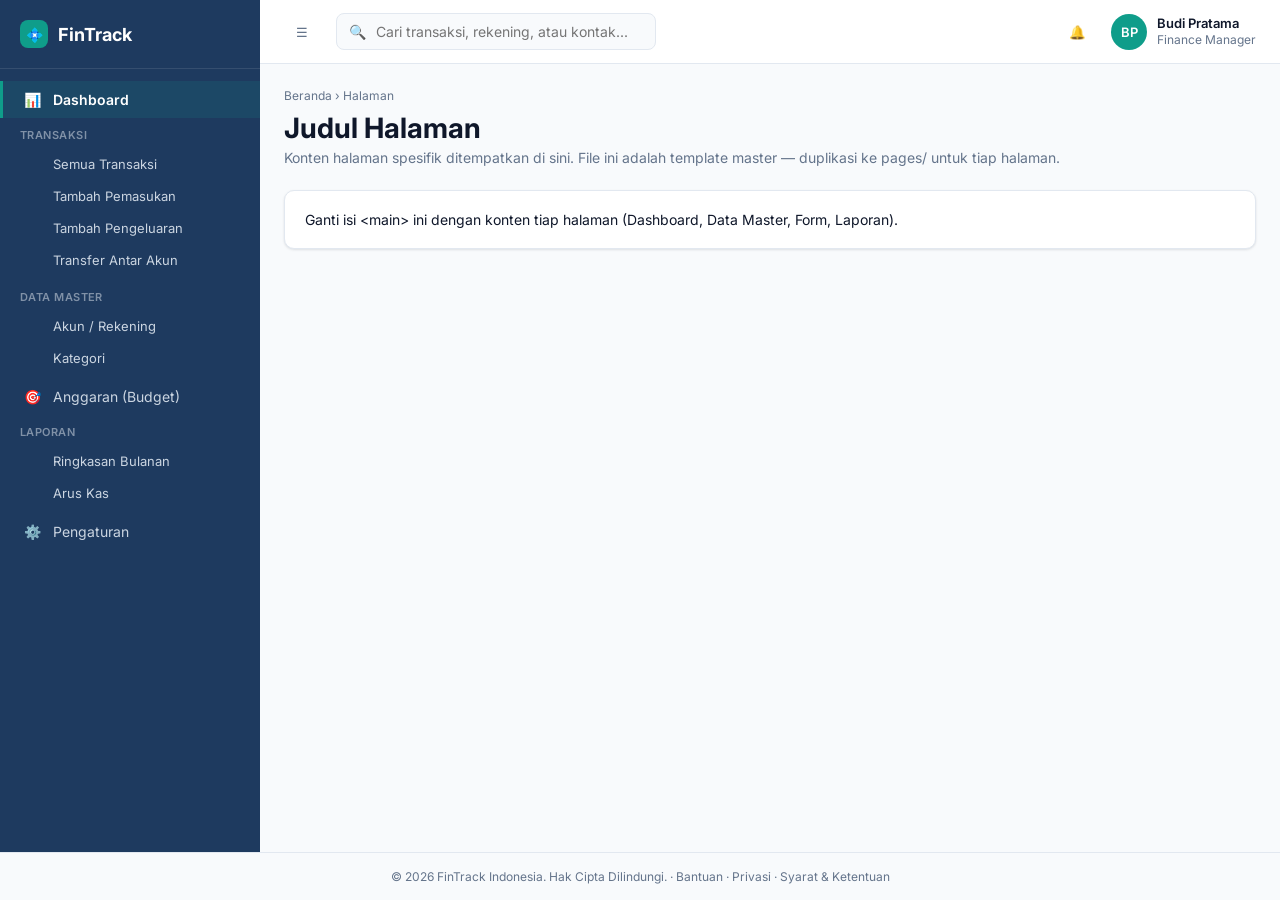
<file: layout.html>
<!DOCTYPE html>
<html lang="id">
<head>
  <meta charset="UTF-8">
  <meta name="viewport" content="width=device-width, initial-scale=1.0">
  <title>FinTrack — Admin Panel Dashboard Keuangan</title>
  <link rel="preconnect" href="https://fonts.googleapis.com">
  <link href="https://fonts.googleapis.com/css2?family=Inter:wght@400;600;700&display=swap" rel="stylesheet">
  <link rel="stylesheet" href="assets/css/styles.css">
</head>
<body>

  <div class="app-shell" id="appShell">

    <!-- ============ SIDEBAR ============ -->
    <aside class="sidebar" id="sidebar">
      <div class="sidebar-brand">
        <span class="logo-dot">💠</span>
        <span>FinTrack</span>
      </div>

      <nav>
        <div class="nav-item active">
          <span class="icon">📊</span><span>Dashboard</span>
        </div>

        <div class="nav-group">
          <div class="nav-group-label">TRANSAKSI</div>
          <div class="nav-sub">
            <div class="nav-item"><span>Semua Transaksi</span></div>
            <div class="nav-item"><span>Tambah Pemasukan</span></div>
            <div class="nav-item"><span>Tambah Pengeluaran</span></div>
            <div class="nav-item"><span>Transfer Antar Akun</span></div>
          </div>
        </div>

        <div class="nav-group">
          <div class="nav-group-label">DATA MASTER</div>
          <div class="nav-sub">
            <div class="nav-item"><span>Akun / Rekening</span></div>
            <div class="nav-item"><span>Kategori</span></div>
          </div>
        </div>

        <div class="nav-item">
          <span class="icon">🎯</span><span>Anggaran (Budget)</span>
        </div>

        <div class="nav-group">
          <div class="nav-group-label">LAPORAN</div>
          <div class="nav-sub">
            <div class="nav-item"><span>Ringkasan Bulanan</span></div>
            <div class="nav-item"><span>Arus Kas</span></div>
          </div>
        </div>

        <div class="nav-item">
          <span class="icon">⚙️</span><span>Pengaturan</span>
        </div>
      </nav>
    </aside>

    <!-- ============ HEADER ============ -->
    <header class="header">
      <div class="header-left">
        <button class="btn-icon" id="sidebarToggle" aria-label="Toggle sidebar">☰</button>
        <div class="search-box">
          <span>🔍</span>
          <input type="text" placeholder="Cari transaksi, rekening, atau kontak...">
        </div>
      </div>
      <div class="header-right">
        <button class="btn-icon" aria-label="Notifikasi">🔔</button>
        <div class="user-chip">
          <div class="avatar">BP</div>
          <div class="user-chip-info">
            <div class="user-chip-name">Budi Pratama</div>
            <div class="user-chip-role">Finance Manager</div>
          </div>
        </div>
      </div>
    </header>

    <!-- ============ MAIN CONTENT ============ -->
    <main class="main">
      <div class="breadcrumb"><a href="#">Beranda</a> &rsaquo; Halaman</div>
      <h1 class="page-title">Judul Halaman</h1>
      <p class="page-subtitle">Konten halaman spesifik ditempatkan di sini. File ini adalah template master — duplikasi ke pages/ untuk tiap halaman.</p>

      <div class="card">
        <p>Ganti isi &lt;main&gt; ini dengan konten tiap halaman (Dashboard, Data Master, Form, Laporan).</p>
      </div>
    </main>

    <!-- ============ FOOTER ============ -->
    <footer class="footer">
      &copy; 2026 FinTrack Indonesia. Hak Cipta Dilindungi. &middot; Bantuan &middot; Privasi &middot; Syarat &amp; Ketentuan
    </footer>

  </div>

  <script src="assets/js/main.js"></script>
</body>
</html>
</file>
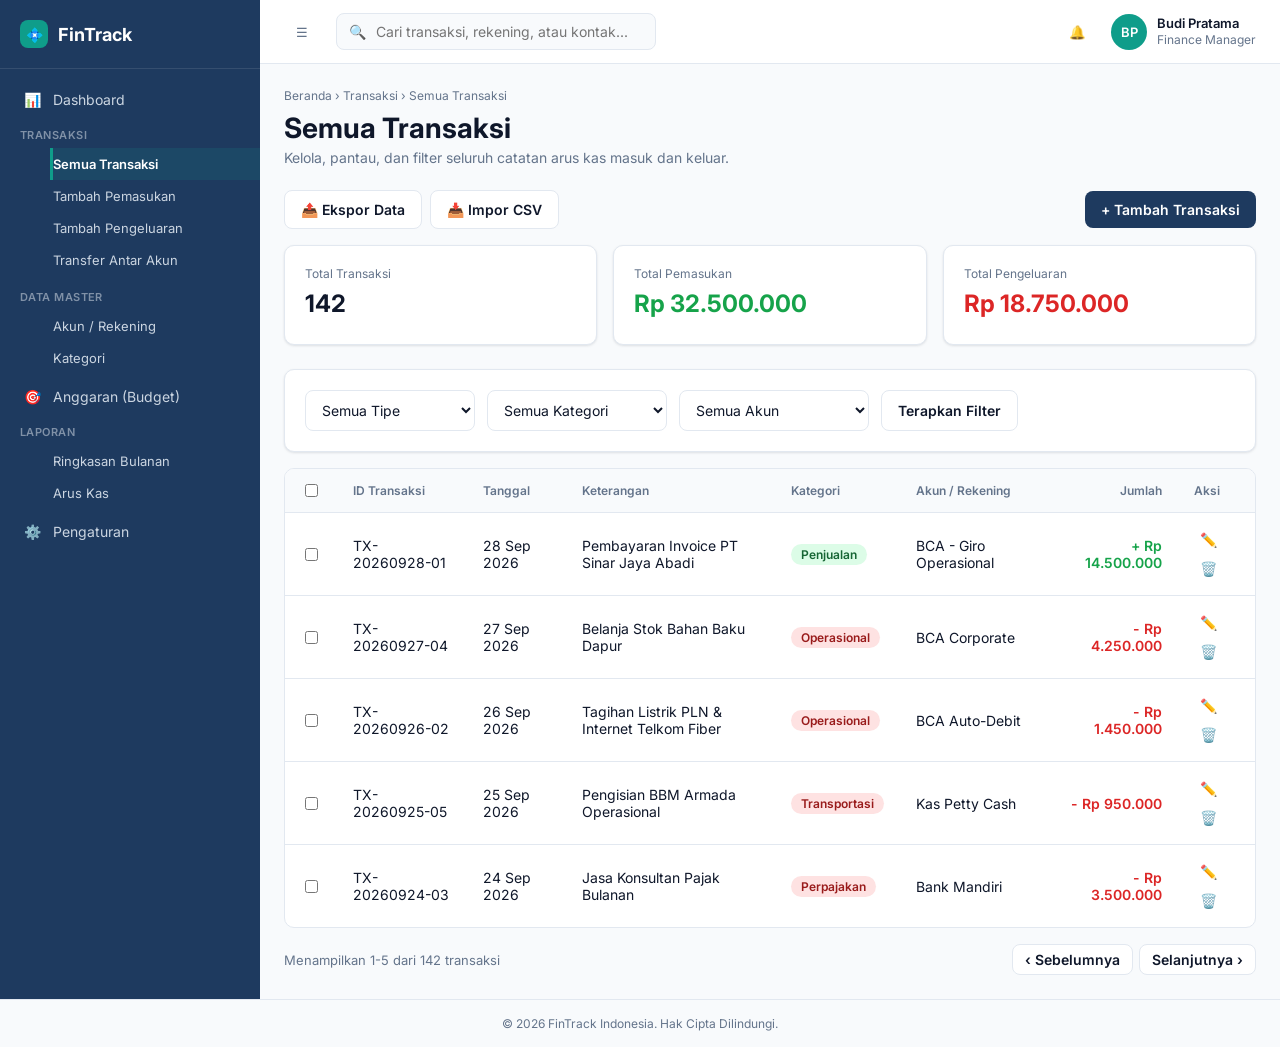
<file: pages/data-master.html>
<!DOCTYPE html>
<html lang="id">
<head>
  <meta charset="UTF-8">
  <meta name="viewport" content="width=device-width, initial-scale=1.0">
  <title>Semua Transaksi — FinTrack</title>
  <link rel="preconnect" href="https://fonts.googleapis.com">
  <link href="https://fonts.googleapis.com/css2?family=Inter:wght@400;600;700&display=swap" rel="stylesheet">
  <link rel="stylesheet" href="../assets/css/styles.css">
</head>
<body>

  <div class="app-shell" id="appShell">

    <aside class="sidebar" id="sidebar">
      <div class="sidebar-brand"><span class="logo-dot">💠</span><span>FinTrack</span></div>
      <nav>
        <div class="nav-item" data-page="dashboard.html"><span class="icon">📊</span><span>Dashboard</span></div>
        <div class="nav-group">
          <div class="nav-group-label">TRANSAKSI</div>
          <div class="nav-sub">
            <div class="nav-item active" data-page="data-master.html"><span>Semua Transaksi</span></div>
            <div class="nav-item" data-page="form.html"><span>Tambah Pemasukan</span></div>
            <div class="nav-item" data-page="form.html"><span>Tambah Pengeluaran</span></div>
            <div class="nav-item"><span>Transfer Antar Akun</span></div>
          </div>
        </div>
        <div class="nav-group">
          <div class="nav-group-label">DATA MASTER</div>
          <div class="nav-sub">
            <div class="nav-item"><span>Akun / Rekening</span></div>
            <div class="nav-item"><span>Kategori</span></div>
          </div>
        </div>
        <div class="nav-item"><span class="icon">🎯</span><span>Anggaran (Budget)</span></div>
        <div class="nav-group">
          <div class="nav-group-label">LAPORAN</div>
          <div class="nav-sub">
            <div class="nav-item" data-page="laporan.html"><span>Ringkasan Bulanan</span></div>
            <div class="nav-item"><span>Arus Kas</span></div>
          </div>
        </div>
        <div class="nav-item"><span class="icon">⚙️</span><span>Pengaturan</span></div>
      </nav>
    </aside>

    <header class="header">
      <div class="header-left">
        <button class="btn-icon" id="sidebarToggle" aria-label="Toggle sidebar">☰</button>
        <div class="search-box"><span>🔍</span><input type="text" id="searchInput" placeholder="Cari transaksi, rekening, atau kontak..."></div>
      </div>
      <div class="header-right">
        <button class="btn-icon" aria-label="Notifikasi">🔔</button>
        <div class="user-chip">
          <div class="avatar">BP</div>
          <div class="user-chip-info"><div class="user-chip-name">Budi Pratama</div><div class="user-chip-role">Finance Manager</div></div>
        </div>
      </div>
    </header>

    <main class="main">
      <div class="breadcrumb"><a href="dashboard.html">Beranda</a> &rsaquo; Transaksi &rsaquo; Semua Transaksi</div>
      <h1 class="page-title">Semua Transaksi</h1>
      <p class="page-subtitle">Kelola, pantau, dan filter seluruh catatan arus kas masuk dan keluar.</p>

      <div class="toolbar">
        <div class="toolbar-actions">
          <button class="btn btn-secondary">📤 Ekspor Data</button>
          <button class="btn btn-secondary">📥 Impor CSV</button>
        </div>
        <a href="form.html" class="btn btn-primary">+ Tambah Transaksi</a>
      </div>

      <div class="kpi-grid" style="grid-template-columns: repeat(3, 1fr);">
        <div class="card kpi-card"><div class="kpi-label">Total Transaksi</div><div class="kpi-value">142</div></div>
        <div class="card kpi-card"><div class="kpi-label">Total Pemasukan</div><div class="kpi-value" style="color:var(--color-success)">Rp 32.500.000</div></div>
        <div class="card kpi-card"><div class="kpi-label">Total Pengeluaran</div><div class="kpi-value" style="color:var(--color-danger)">Rp 18.750.000</div></div>
      </div>

      <div class="card" style="margin-bottom:16px;">
        <div style="display:flex; gap:12px; flex-wrap:wrap;">
          <select class="form-control" style="max-width:170px;">
            <option>Semua Tipe</option>
            <option>Pemasukan</option>
            <option>Pengeluaran</option>
            <option>Transfer</option>
          </select>
          <select class="form-control" style="max-width:180px;">
            <option>Semua Kategori</option>
            <option>Penjualan</option>
            <option>Operasional</option>
            <option>Transportasi</option>
          </select>
          <select class="form-control" style="max-width:190px;">
            <option>Semua Akun</option>
            <option>BCA - Giro Operasional</option>
            <option>Kas Tunai</option>
            <option>Mandiri - Giro Payroll</option>
          </select>
          <button class="btn btn-secondary">Terapkan Filter</button>
        </div>
      </div>

      <div class="table-wrap">
        <table>
          <thead>
            <tr>
              <th><input type="checkbox"></th>
              <th>ID Transaksi</th>
              <th>Tanggal</th>
              <th>Keterangan</th>
              <th>Kategori</th>
              <th>Akun / Rekening</th>
              <th style="text-align:right;">Jumlah</th>
              <th>Aksi</th>
            </tr>
          </thead>
          <tbody id="txTableBody"></tbody>
        </table>
      </div>

      <div style="display:flex; justify-content:space-between; align-items:center; margin-top:16px; font-size:13px; color:var(--color-text-muted);">
        <span>Menampilkan 1-5 dari 142 transaksi</span>
        <div style="display:flex; gap:6px;">
          <button class="btn btn-secondary" style="padding:6px 12px;">‹ Sebelumnya</button>
          <button class="btn btn-secondary" style="padding:6px 12px;">Selanjutnya ›</button>
        </div>
      </div>
    </main>

    <footer class="footer">&copy; 2026 FinTrack Indonesia. Hak Cipta Dilindungi.</footer>
  </div>

  <script src="../assets/js/mock-data.js"></script>
  <script src="../assets/js/main.js"></script>
  <script>
    const tbody = document.getElementById('txTableBody');
    const typeBadge = { pemasukan: 'badge-income', pengeluaran: 'badge-expense', transfer: 'badge-transfer' };
    MOCK_TRANSACTIONS.forEach(tx => {
      const tr = document.createElement('tr');
      const sign = tx.type === 'pengeluaran' ? '-' : '+';
      const color = tx.type === 'pengeluaran' ? 'var(--color-danger)' : 'var(--color-success)';
      tr.innerHTML = `
        <td><input type="checkbox"></td>
        <td>${tx.id}</td>
        <td>${formatTanggal(tx.date)}</td>
        <td>${tx.desc}</td>
        <td><span class="badge ${typeBadge[tx.type]}">${tx.category}</span></td>
        <td>${tx.account}</td>
        <td style="text-align:right; color:${color}; font-weight:600;">${sign} ${formatRupiah(tx.amount)}</td>
        <td>
          <button class="btn btn-ghost" style="padding:6px;">✏️</button>
          <button class="btn btn-ghost" style="padding:6px;">🗑️</button>
        </td>`;
      tbody.appendChild(tr);
    });
  </script>
</body>
</html>
</file>
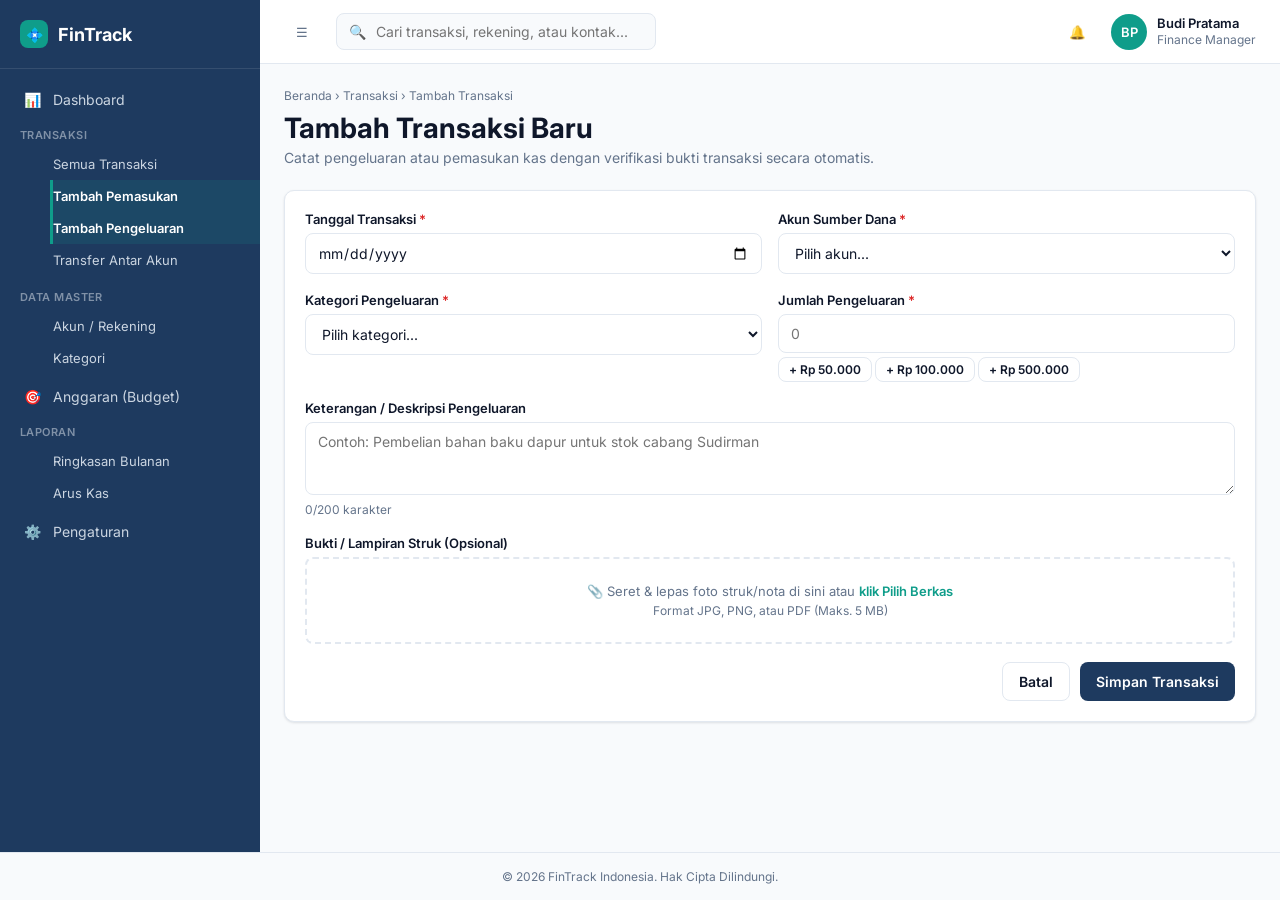
<file: pages/form.html>
<!DOCTYPE html>
<html lang="id">
<head>
  <meta charset="UTF-8">
  <meta name="viewport" content="width=device-width, initial-scale=1.0">
  <title>Tambah Transaksi — FinTrack</title>
  <link rel="preconnect" href="https://fonts.googleapis.com">
  <link href="https://fonts.googleapis.com/css2?family=Inter:wght@400;600;700&display=swap" rel="stylesheet">
  <link rel="stylesheet" href="../assets/css/styles.css">
</head>
<body>

  <div class="app-shell" id="appShell">

    <aside class="sidebar" id="sidebar">
      <div class="sidebar-brand"><span class="logo-dot">💠</span><span>FinTrack</span></div>
      <nav>
        <div class="nav-item" data-page="dashboard.html"><span class="icon">📊</span><span>Dashboard</span></div>
        <div class="nav-group">
          <div class="nav-group-label">TRANSAKSI</div>
          <div class="nav-sub">
            <div class="nav-item" data-page="data-master.html"><span>Semua Transaksi</span></div>
            <div class="nav-item active" data-page="form.html"><span>Tambah Pemasukan</span></div>
            <div class="nav-item" data-page="form.html"><span>Tambah Pengeluaran</span></div>
            <div class="nav-item"><span>Transfer Antar Akun</span></div>
          </div>
        </div>
        <div class="nav-group">
          <div class="nav-group-label">DATA MASTER</div>
          <div class="nav-sub">
            <div class="nav-item"><span>Akun / Rekening</span></div>
            <div class="nav-item"><span>Kategori</span></div>
          </div>
        </div>
        <div class="nav-item"><span class="icon">🎯</span><span>Anggaran (Budget)</span></div>
        <div class="nav-group">
          <div class="nav-group-label">LAPORAN</div>
          <div class="nav-sub">
            <div class="nav-item" data-page="laporan.html"><span>Ringkasan Bulanan</span></div>
            <div class="nav-item"><span>Arus Kas</span></div>
          </div>
        </div>
        <div class="nav-item"><span class="icon">⚙️</span><span>Pengaturan</span></div>
      </nav>
    </aside>

    <header class="header">
      <div class="header-left">
        <button class="btn-icon" id="sidebarToggle" aria-label="Toggle sidebar">☰</button>
        <div class="search-box"><span>🔍</span><input type="text" placeholder="Cari transaksi, rekening, atau kontak..."></div>
      </div>
      <div class="header-right">
        <button class="btn-icon" aria-label="Notifikasi">🔔</button>
        <div class="user-chip">
          <div class="avatar">BP</div>
          <div class="user-chip-info"><div class="user-chip-name">Budi Pratama</div><div class="user-chip-role">Finance Manager</div></div>
        </div>
      </div>
    </header>

    <main class="main">
      <div class="breadcrumb"><a href="dashboard.html">Beranda</a> &rsaquo; Transaksi &rsaquo; Tambah Transaksi</div>
      <h1 class="page-title">Tambah Transaksi Baru</h1>
      <p class="page-subtitle">Catat pengeluaran atau pemasukan kas dengan verifikasi bukti transaksi secara otomatis.</p>

      <div id="alertSuccess" class="card" style="display:none; margin-bottom:16px; border-color:var(--color-success); background:#F0FDF4;">
        <strong style="color:var(--color-success);">✓ Transaksi berhasil disimpan</strong>
        <p style="margin-top:4px; color:var(--color-text-muted); font-size:13px;">Transaksi telah tercatat dan anggaran otomatis diperbarui.</p>
      </div>

      <form class="card" id="transactionForm" novalidate>
        <div class="form-row">
          <div class="form-group">
            <label class="form-label">Tanggal Transaksi <span class="required">*</span></label>
            <input type="date" class="form-control" name="tanggal" required>
            <div class="form-error" style="display:none;">Tanggal wajib diisi.</div>
          </div>
          <div class="form-group">
            <label class="form-label">Akun Sumber Dana <span class="required">*</span></label>
            <select class="form-control" name="akun" required>
              <option value="">Pilih akun...</option>
              <option>BCA - Giro Operasional (Saldo: Rp 52.800.000)</option>
              <option>Kas Tunai (Saldo: Rp 4.750.000)</option>
              <option>Mandiri - Giro Payroll (Saldo: Rp 26.450.000)</option>
            </select>
            <div class="form-error" style="display:none;">Akun wajib dipilih.</div>
          </div>
        </div>

        <div class="form-row">
          <div class="form-group">
            <label class="form-label">Kategori Pengeluaran <span class="required">*</span></label>
            <select class="form-control" name="kategori" required>
              <option value="">Pilih kategori...</option>
              <option>Operasional & Bahan Baku</option>
              <option>Transportasi</option>
              <option>Perpajakan</option>
              <option>Hiburan & Relasi</option>
            </select>
            <div class="form-error" style="display:none;">Kategori wajib dipilih.</div>
          </div>
          <div class="form-group">
            <label class="form-label">Jumlah Pengeluaran <span class="required">*</span></label>
            <input type="number" class="form-control" name="jumlah" placeholder="0" min="1" required>
            <div class="form-hint">
              <button type="button" class="btn btn-secondary" style="padding:4px 10px; font-size:12px;" onclick="setAmount(50000)">+ Rp 50.000</button>
              <button type="button" class="btn btn-secondary" style="padding:4px 10px; font-size:12px;" onclick="setAmount(100000)">+ Rp 100.000</button>
              <button type="button" class="btn btn-secondary" style="padding:4px 10px; font-size:12px;" onclick="setAmount(500000)">+ Rp 500.000</button>
            </div>
            <div class="form-error" style="display:none;">Jumlah wajib diisi dan lebih dari 0.</div>
          </div>
        </div>

        <div class="form-group">
          <label class="form-label">Keterangan / Deskripsi Pengeluaran</label>
          <textarea class="form-control" name="deskripsi" rows="3" maxlength="200" placeholder="Contoh: Pembelian bahan baku dapur untuk stok cabang Sudirman"></textarea>
          <div class="form-hint">0/200 karakter</div>
        </div>

        <div class="form-group">
          <label class="form-label">Bukti / Lampiran Struk (Opsional)</label>
          <div style="border:2px dashed var(--color-border); border-radius:8px; padding:24px; text-align:center; color:var(--color-text-muted); font-size:13px;">
            📎 Seret &amp; lepas foto struk/nota di sini atau <a href="#" style="color:var(--color-accent); font-weight:600;">klik Pilih Berkas</a>
            <div style="margin-top:4px; font-size:12px;">Format JPG, PNG, atau PDF (Maks. 5 MB)</div>
          </div>
        </div>

        <div style="display:flex; gap:10px; justify-content:flex-end; margin-top:8px;">
          <button type="button" class="btn btn-secondary" onclick="window.location.href='data-master.html'">Batal</button>
          <button type="submit" class="btn btn-primary">Simpan Transaksi</button>
        </div>
      </form>
    </main>

    <footer class="footer">&copy; 2026 FinTrack Indonesia. Hak Cipta Dilindungi.</footer>
  </div>

  <script src="../assets/js/main.js"></script>
  <script>
    function setAmount(val) {
      const field = document.querySelector('[name="jumlah"]');
      field.value = (parseInt(field.value) || 0) + val;
    }

    document.getElementById('transactionForm').addEventListener('submit', function (e) {
      e.preventDefault();
      if (validateRequired(this)) {
        document.getElementById('alertSuccess').style.display = 'block';
        this.reset();
        window.scrollTo({ top: 0, behavior: 'smooth' });
      }
    });
  </script>
</body>
</html>
</file>
<file: assets/css/styles.css>
/* =========================================================
   FinTrack — Admin Panel Dashboard Keuangan
   Design tokens diambil dari PERANCANGAN.md section 6
   ========================================================= */

:root {
  /* Colors */
  --color-primary: #1E3A5F;      /* Navy */
  --color-accent: #0F9D8A;       /* Teal */
  --color-success: #16A34A;      /* Green — pemasukan/sukses */
  --color-danger: #DC2626;       /* Red — pengeluaran/bahaya */
  --color-warning: #F59E0B;      /* Amber — peringatan */
  --color-bg: #F8FAFC;           /* Gray 50 — latar halaman */
  --color-surface: #FFFFFF;      /* White — permukaan kartu */
  --color-text: #0F172A;         /* Slate 900 — teks utama */
  --color-text-muted: #64748B;   /* Slate 500 — teks sekunder */
  --color-border: #E2E8F0;       /* Slate 200 — border */

  /* Badge colors */
  --badge-income-bg: #DCFCE7;
  --badge-income-text: #166534;
  --badge-expense-bg: #FEE2E2;
  --badge-expense-text: #991B1B;
  --badge-transfer-bg: #DBEAFE;
  --badge-transfer-text: #1E40AF;

  /* Typography */
  --font-base: 'Inter', -apple-system, BlinkMacSystemFont, sans-serif;
  --fs-h1: 28px;
  --fs-h2: 22px;
  --fs-h3: 18px;
  --fs-body: 14px;
  --fs-caption: 12px;
  --fs-kpi: 24px;

  /* Layout */
  --sidebar-width: 260px;
  --header-height: 64px;
  --radius: 10px;
  --shadow-card: 0 1px 3px rgba(15, 23, 42, 0.08), 0 1px 2px rgba(15, 23, 42, 0.04);
}

/* Dark mode support (optional, respects system) */
@media (prefers-color-scheme: dark) {
  :root {
    --color-bg: #0B1220;
    --color-surface: #111827;
    --color-text: #F1F5F9;
    --color-text-muted: #94A3B8;
    --color-border: #1F2937;
  }
}

* { box-sizing: border-box; }

html, body {
  margin: 0;
  padding: 0;
  font-family: var(--font-base);
  font-size: var(--fs-body);
  color: var(--color-text);
  background: var(--color-bg);
  -webkit-font-smoothing: antialiased;
}

h1, h2, h3, p, ul { margin: 0; }

a { color: inherit; text-decoration: none; }

button {
  font-family: inherit;
  cursor: pointer;
  border: none;
}

img { max-width: 100%; }

/* =========================================================
   Layout: Sidebar + Header + Content + Footer
   ========================================================= */

.app-shell {
  display: grid;
  grid-template-columns: var(--sidebar-width) 1fr;
  grid-template-rows: var(--header-height) 1fr;
  grid-template-areas:
    "sidebar header"
    "sidebar main";
  min-height: 100vh;
}

.app-shell.sidebar-collapsed {
  grid-template-columns: 72px 1fr;
}

/* ---- Sidebar ---- */
.sidebar {
  grid-area: sidebar;
  background: var(--color-primary);
  color: #E2E8F0;
  padding: 20px 0;
  overflow-y: auto;
  transition: width 0.2s ease;
}

.sidebar-brand {
  display: flex;
  align-items: center;
  gap: 10px;
  padding: 0 20px 20px;
  font-size: var(--fs-h3);
  font-weight: 700;
  color: #FFFFFF;
  border-bottom: 1px solid rgba(255,255,255,0.1);
  margin-bottom: 12px;
}

.sidebar-brand .logo-dot {
  width: 28px;
  height: 28px;
  border-radius: 8px;
  background: var(--color-accent);
  display: flex;
  align-items: center;
  justify-content: center;
  font-size: 14px;
  flex-shrink: 0;
}

.nav-group {
  margin-bottom: 4px;
}

.nav-group-label {
  padding: 10px 20px 6px;
  font-size: 11px;
  font-weight: 600;
  letter-spacing: 0.04em;
  color: rgba(226,232,240,0.5);
}

.nav-item {
  display: flex;
  align-items: center;
  gap: 12px;
  padding: 10px 20px;
  font-size: var(--fs-body);
  color: #CBD5E1;
  border-left: 3px solid transparent;
  cursor: pointer;
}

.nav-item:hover {
  background: rgba(255,255,255,0.06);
  color: #FFFFFF;
}

.nav-item.active {
  background: rgba(15,157,138,0.15);
  border-left-color: var(--color-accent);
  color: #FFFFFF;
  font-weight: 600;
}

.nav-item .icon {
  width: 18px;
  text-align: center;
  flex-shrink: 0;
}

.nav-sub {
  padding-left: 50px;
}

.nav-sub .nav-item {
  padding: 8px 20px 8px 0;
  font-size: 13px;
}

/* ---- Header ---- */
.header {
  grid-area: header;
  background: var(--color-surface);
  border-bottom: 1px solid var(--color-border);
  display: flex;
  align-items: center;
  justify-content: space-between;
  padding: 0 24px;
  gap: 16px;
}

.header-left {
  display: flex;
  align-items: center;
  gap: 16px;
  flex: 1;
}

.btn-icon {
  background: transparent;
  width: 36px;
  height: 36px;
  border-radius: 8px;
  display: flex;
  align-items: center;
  justify-content: center;
  color: var(--color-text-muted);
}

.btn-icon:hover { background: var(--color-bg); }

.search-box {
  display: flex;
  align-items: center;
  gap: 8px;
  background: var(--color-bg);
  border: 1px solid var(--color-border);
  border-radius: 8px;
  padding: 8px 12px;
  max-width: 320px;
  flex: 1;
  color: var(--color-text-muted);
  font-size: var(--fs-body);
}

.search-box input {
  border: none;
  background: transparent;
  outline: none;
  width: 100%;
  font-family: inherit;
  font-size: inherit;
  color: var(--color-text);
}

.header-right {
  display: flex;
  align-items: center;
  gap: 16px;
}

.user-chip {
  display: flex;
  align-items: center;
  gap: 10px;
  cursor: pointer;
}

.avatar {
  width: 36px;
  height: 36px;
  border-radius: 50%;
  background: var(--color-accent);
  color: #fff;
  display: flex;
  align-items: center;
  justify-content: center;
  font-weight: 600;
  font-size: 13px;
}

.user-chip-info { line-height: 1.3; }
.user-chip-name { font-size: 13px; font-weight: 600; }
.user-chip-role { font-size: 12px; color: var(--color-text-muted); }

/* ---- Main content ---- */
.main {
  grid-area: main;
  padding: 24px;
  overflow-y: auto;
}

.breadcrumb {
  font-size: var(--fs-caption);
  color: var(--color-text-muted);
  margin-bottom: 8px;
}

.breadcrumb a:hover { color: var(--color-accent); }

.page-title {
  font-size: var(--fs-h1);
  font-weight: 700;
  margin-bottom: 4px;
}

.page-subtitle {
  font-size: var(--fs-body);
  color: var(--color-text-muted);
  margin-bottom: 24px;
}

/* ---- Footer ---- */
.footer {
  grid-column: 1 / -1;
  padding: 16px 24px;
  font-size: var(--fs-caption);
  color: var(--color-text-muted);
  border-top: 1px solid var(--color-border);
  text-align: center;
}

/* =========================================================
   Components: Card, Button, Form, Table, Badge
   ========================================================= */

/* Card */
.card {
  background: var(--color-surface);
  border: 1px solid var(--color-border);
  border-radius: var(--radius);
  box-shadow: var(--shadow-card);
  padding: 20px;
}

.kpi-grid {
  display: grid;
  grid-template-columns: repeat(auto-fit, minmax(220px, 1fr));
  gap: 16px;
  margin-bottom: 24px;
}

.kpi-card .kpi-label {
  font-size: var(--fs-caption);
  color: var(--color-text-muted);
  margin-bottom: 8px;
}

.kpi-card .kpi-value {
  font-size: var(--fs-kpi);
  font-weight: 700;
  margin-bottom: 6px;
}

.kpi-trend {
  font-size: var(--fs-caption);
  display: inline-flex;
  align-items: center;
  gap: 4px;
}

.kpi-trend.up { color: var(--color-success); }
.kpi-trend.down { color: var(--color-danger); }

/* Buttons */
.btn {
  display: inline-flex;
  align-items: center;
  gap: 8px;
  padding: 10px 16px;
  border-radius: 8px;
  font-size: var(--fs-body);
  font-weight: 600;
  transition: background 0.15s ease, opacity 0.15s ease;
}

.btn-primary { background: var(--color-primary); color: #fff; }
.btn-primary:hover { opacity: 0.9; }

.btn-secondary { background: var(--color-surface); color: var(--color-text); border: 1px solid var(--color-border); }
.btn-secondary:hover { background: var(--color-bg); }

.btn-danger { background: var(--color-danger); color: #fff; }
.btn-danger:hover { opacity: 0.9; }

.btn-ghost { background: transparent; color: var(--color-text-muted); }
.btn-ghost:hover { background: var(--color-bg); }

.btn:disabled { opacity: 0.5; cursor: not-allowed; }

/* Form */
.form-group { margin-bottom: 18px; }

.form-label {
  display: block;
  font-size: 13px;
  font-weight: 600;
  margin-bottom: 6px;
}

.form-label .required { color: var(--color-danger); }

.form-control {
  width: 100%;
  padding: 10px 12px;
  border: 1px solid var(--color-border);
  border-radius: 8px;
  font-family: inherit;
  font-size: var(--fs-body);
  color: var(--color-text);
  background: var(--color-surface);
}

.form-control:focus {
  outline: none;
  border-color: var(--color-accent);
  box-shadow: 0 0 0 3px rgba(15,157,138,0.15);
}

.form-control.error {
  border-color: var(--color-danger);
}

.form-error {
  font-size: 12px;
  color: var(--color-danger);
  margin-top: 4px;
}

.form-hint {
  font-size: 12px;
  color: var(--color-text-muted);
  margin-top: 4px;
}

.form-row {
  display: grid;
  grid-template-columns: 1fr 1fr;
  gap: 16px;
}

/* Table */
.table-wrap {
  overflow-x: auto;
  background: var(--color-surface);
  border: 1px solid var(--color-border);
  border-radius: var(--radius);
}

table {
  width: 100%;
  border-collapse: collapse;
  font-size: var(--fs-body);
}

thead th {
  text-align: left;
  padding: 12px 16px;
  font-size: var(--fs-caption);
  font-weight: 600;
  color: var(--color-text-muted);
  background: var(--color-bg);
  border-bottom: 1px solid var(--color-border);
  white-space: nowrap;
}

tbody td {
  padding: 12px 16px;
  border-bottom: 1px solid var(--color-border);
  vertical-align: middle;
}

tbody tr:last-child td { border-bottom: none; }
tbody tr:hover { background: var(--color-bg); }

/* Badge */
.badge {
  display: inline-flex;
  align-items: center;
  padding: 3px 10px;
  border-radius: 999px;
  font-size: 12px;
  font-weight: 600;
}

.badge-income { background: var(--badge-income-bg); color: var(--badge-income-text); }
.badge-expense { background: var(--badge-expense-bg); color: var(--badge-expense-text); }
.badge-transfer { background: var(--badge-transfer-bg); color: var(--badge-transfer-text); }
.badge-safe { background: var(--badge-income-bg); color: var(--badge-income-text); }
.badge-warn { background: #FEF3C7; color: #92400E; }
.badge-over { background: var(--badge-expense-bg); color: var(--badge-expense-text); }

/* Toolbar */
.toolbar {
  display: flex;
  align-items: center;
  justify-content: space-between;
  gap: 12px;
  margin-bottom: 16px;
  flex-wrap: wrap;
}

.toolbar-actions {
  display: flex;
  gap: 8px;
  flex-wrap: wrap;
}

/* Grid helpers */
.grid-2 {
  display: grid;
  grid-template-columns: 2fr 1fr;
  gap: 16px;
  margin-bottom: 24px;
}

@media (max-width: 900px) {
  .grid-2 { grid-template-columns: 1fr; }
  .form-row { grid-template-columns: 1fr; }
}

/* Responsive: collapse sidebar on small screens */
@media (max-width: 768px) {
  .app-shell {
    grid-template-columns: 1fr;
    grid-template-areas:
      "header"
      "main";
  }
  .sidebar {
    position: fixed;
    left: -260px;
    top: 0;
    bottom: 0;
    width: var(--sidebar-width);
    z-index: 50;
    transition: left 0.2s ease;
  }
  .app-shell.sidebar-open .sidebar {
    left: 0;
  }
}
</file>
